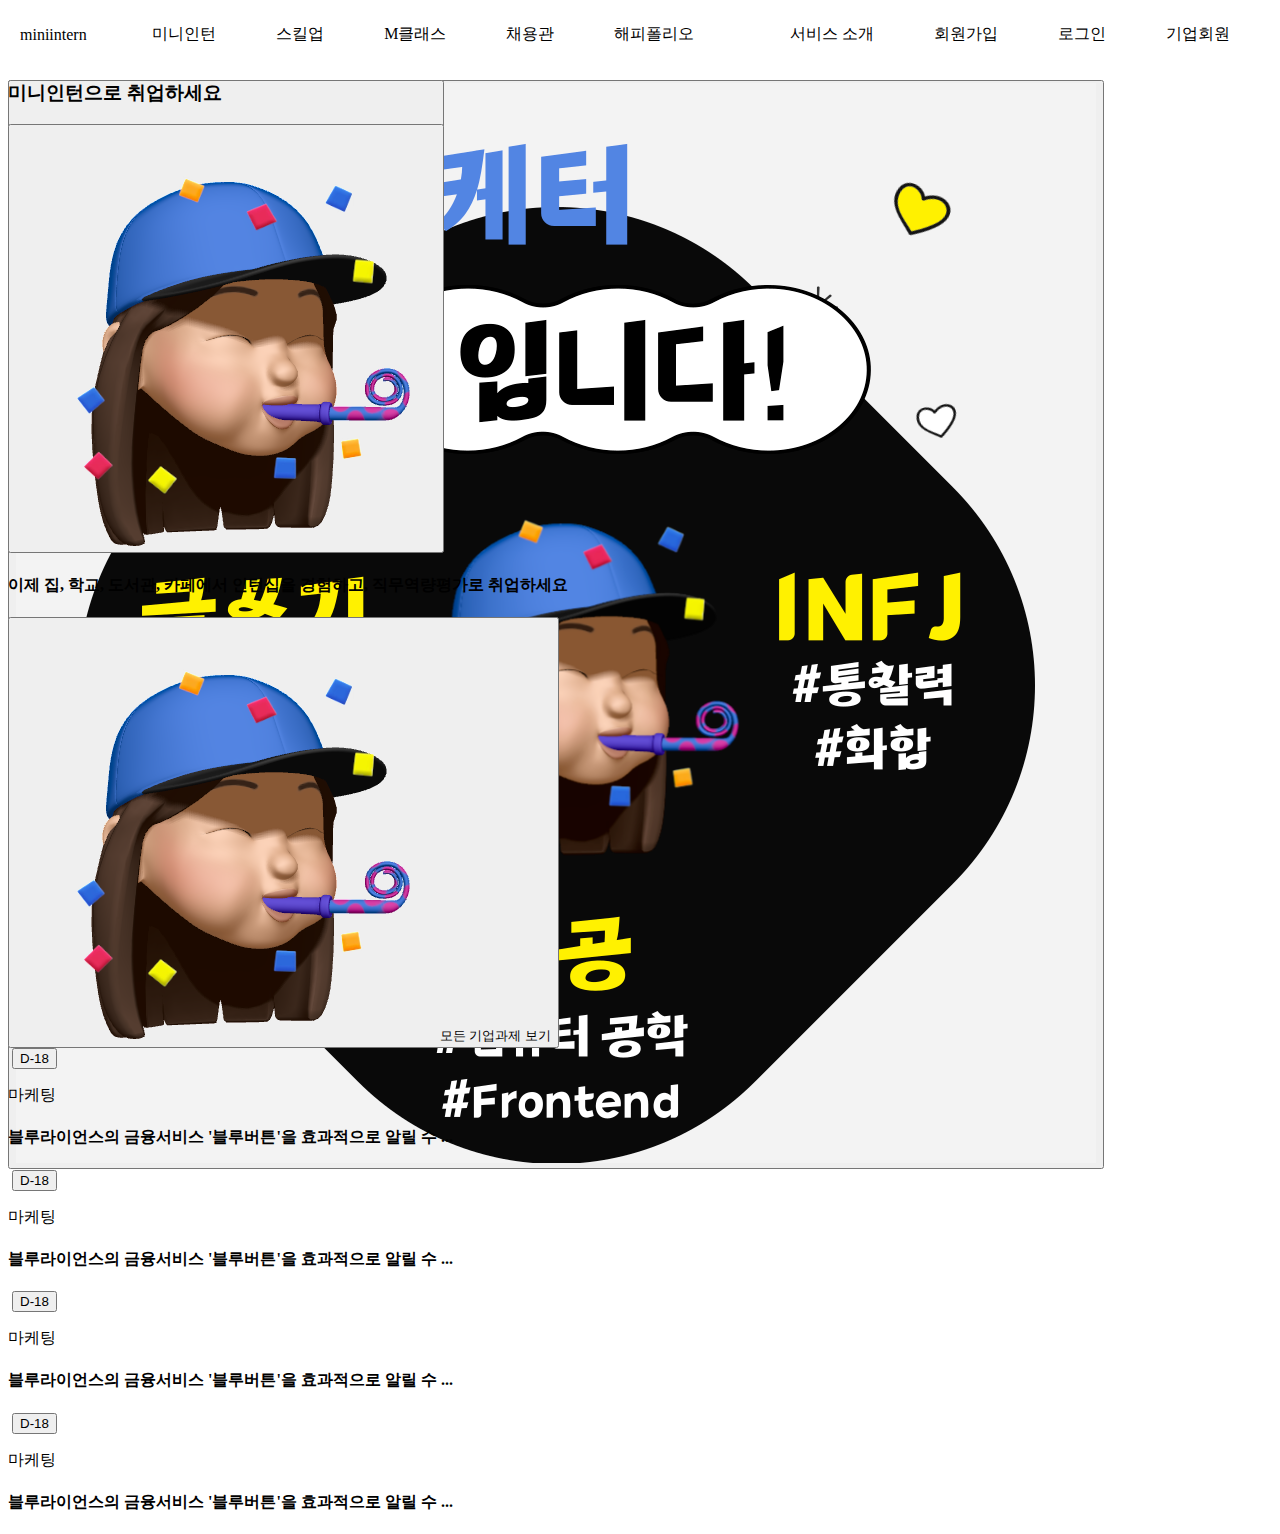
<file: index.html>
<!DOCTYPE html>
<html lang="en">
<head>
    <meta charset="UTF-8">
    <link rel="stylesheet" href="style.css">
    <title>MiniIntern Service Clone Coding</title>
</head>
<body>
<section class="all">

    <section class="nav">
        <nav class="navbar">
            <div class="navbar_logo">
                <a href="">miniintern</a>
            </div>

            <ul class="navbar_menu">
                <li><a href="#">미니인턴</a></li>
                <li><a href="#">스킬업</a></li>
                <li><a href="#">M클래스</a></li>
                <li><a href="#">채용관</a></li>
                <li><a href="#">해피폴리오</a></li>
            </ul>
            <ul class="navbar_menu2">
                <li><a href="#">서비스 소개</a></li>
                <li><a href="#">회원가입</a></li>
                <li><a href="#">로그인</a></li>
                <li><a href="#">기업회원</a></li>
            </ul>
        </nav>
    </section>
    <section class="main">
        <div class="banner">
            <div class="long_banner">
                <button type="button" class="btn_image" onclick="alert('클릭!')">
                    <img src="banner.png"/>
                </button>
            </div>
            <div class="short_banner">
                <button type="button" class="btn_image" onclick="alert('클릭!')">
                    <img src="banner2.png"/>
                </button>
            </div>
        </div>
        <div class="main_assign">
            <div class="assign_text">
                <h3>미니인턴으로 취업하세요</h3>
                <button type="button" onclick="alert('클릭!')">
                    <img src="banner2.png"/>
                </button>
                <h4>이제 집, 학교, 도서관, 카페에서 인턴십을 경험하고, 직무역량평가로 취업하세요</h4>
                <button>
                    <img src="banner2.png">
                    모든 기업과제 보기
                    </img>
                </button>
            </div>
            <div class="assign_page">
                <div class="assign_box">
                    <img source="banner2.png"/>
                    <button type="button">D-18</button>
                    <p>마케팅</p>
                    <h4>블루라이언스의 금융서비스 '블루버튼'을 효과적으로 알릴 수 ...</h4>
                </div>
                <div class="assign_box">
                    <img source="banner2.png"/>
                    <button type="button">D-18</button>
                    <p>마케팅</p>
                    <h4>블루라이언스의 금융서비스 '블루버튼'을 효과적으로 알릴 수 ...</h4>
                </div>
                <div class="assign_box">
                    <img source="banner2.png"/>
                    <button type="button">D-18</button>
                    <p>마케팅</p>
                    <h4>블루라이언스의 금융서비스 '블루버튼'을 효과적으로 알릴 수 ...</h4>
                </div>
                <div class="assign_box">
                    <img source="banner2.png"/>
                    <button type="button">D-18</button>
                    <p>마케팅</p>
                    <h4>블루라이언스의 금융서비스 '블루버튼'을 효과적으로 알릴 수 ...</h4>
                </div>
            </div>
        </div>
    </section>

    <section class="footer">
        <div class="footer_category"></div>
        <div class="footer_info"></div>
    </section>

</section>
</body>
</html>
</file>
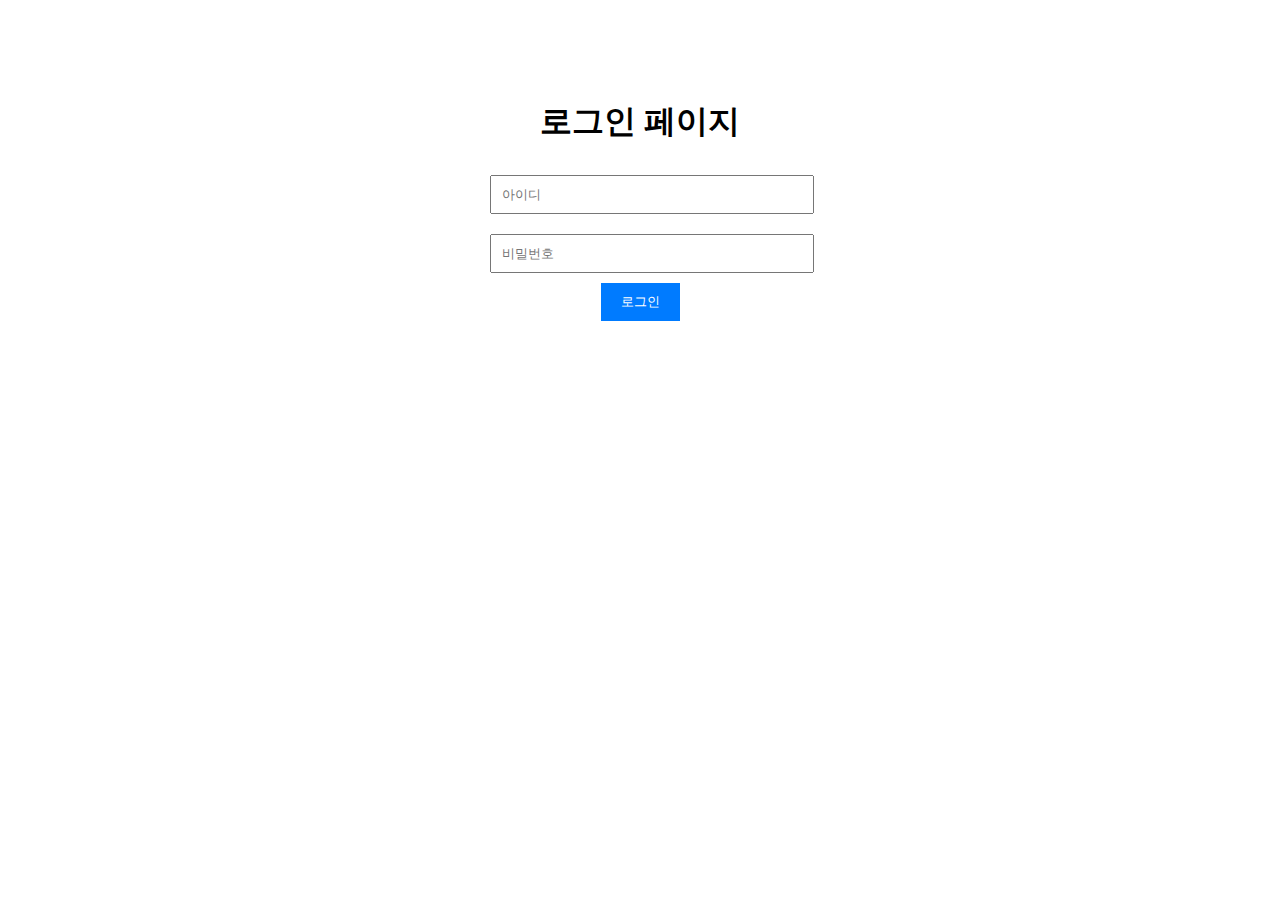
<file: day10/index.html>
<!DOCTYPE html>
<html lang="en">
<head>
  <meta charset="UTF-8">
  <meta name="viewport" content="width=device-width, initial-scale=1.0">
  <title>로그인 페이지</title>
  <style>
    body {
      font-family: Arial, sans-serif;
      text-align: center;
      margin: 100px;
    }
    #login-form {
      width: 300px;
      margin: 0 auto;
    }
    #login-form input {
      width: 100%;
      padding: 10px;
      margin: 10px 0;
    }
    #login-btn {
      background-color: #007bff;
      color: #fff;
      border: none;
      padding: 10px 20px;
      cursor: pointer;
    }
  </style>
</head>
<body>
<h1>로그인 페이지</h1>
<div id="login-form">
  <input type="text" id="username" placeholder="아이디">
  <input type="password" id="password" placeholder="비밀번호">
  <button id="login-btn">로그인</button>
</div>

<script>
  // 요청사항에 따라 로그인 처리를 구현합니다.
  const username = "resat";
  const password = "0000";

  document.getElementById("login-btn").addEventListener("click", function () {
    const enteredUsername = document.getElementById("username").value;
    const enteredPassword = document.getElementById("password").value;

    if (enteredUsername === username && enteredPassword === password) {
      alert("로그인이 되었습니다.");
    } else {
      alert("ID 혹은 PW가 잘못되었습니다.");
    }
  });
</script>
</body>
</html>
</file>
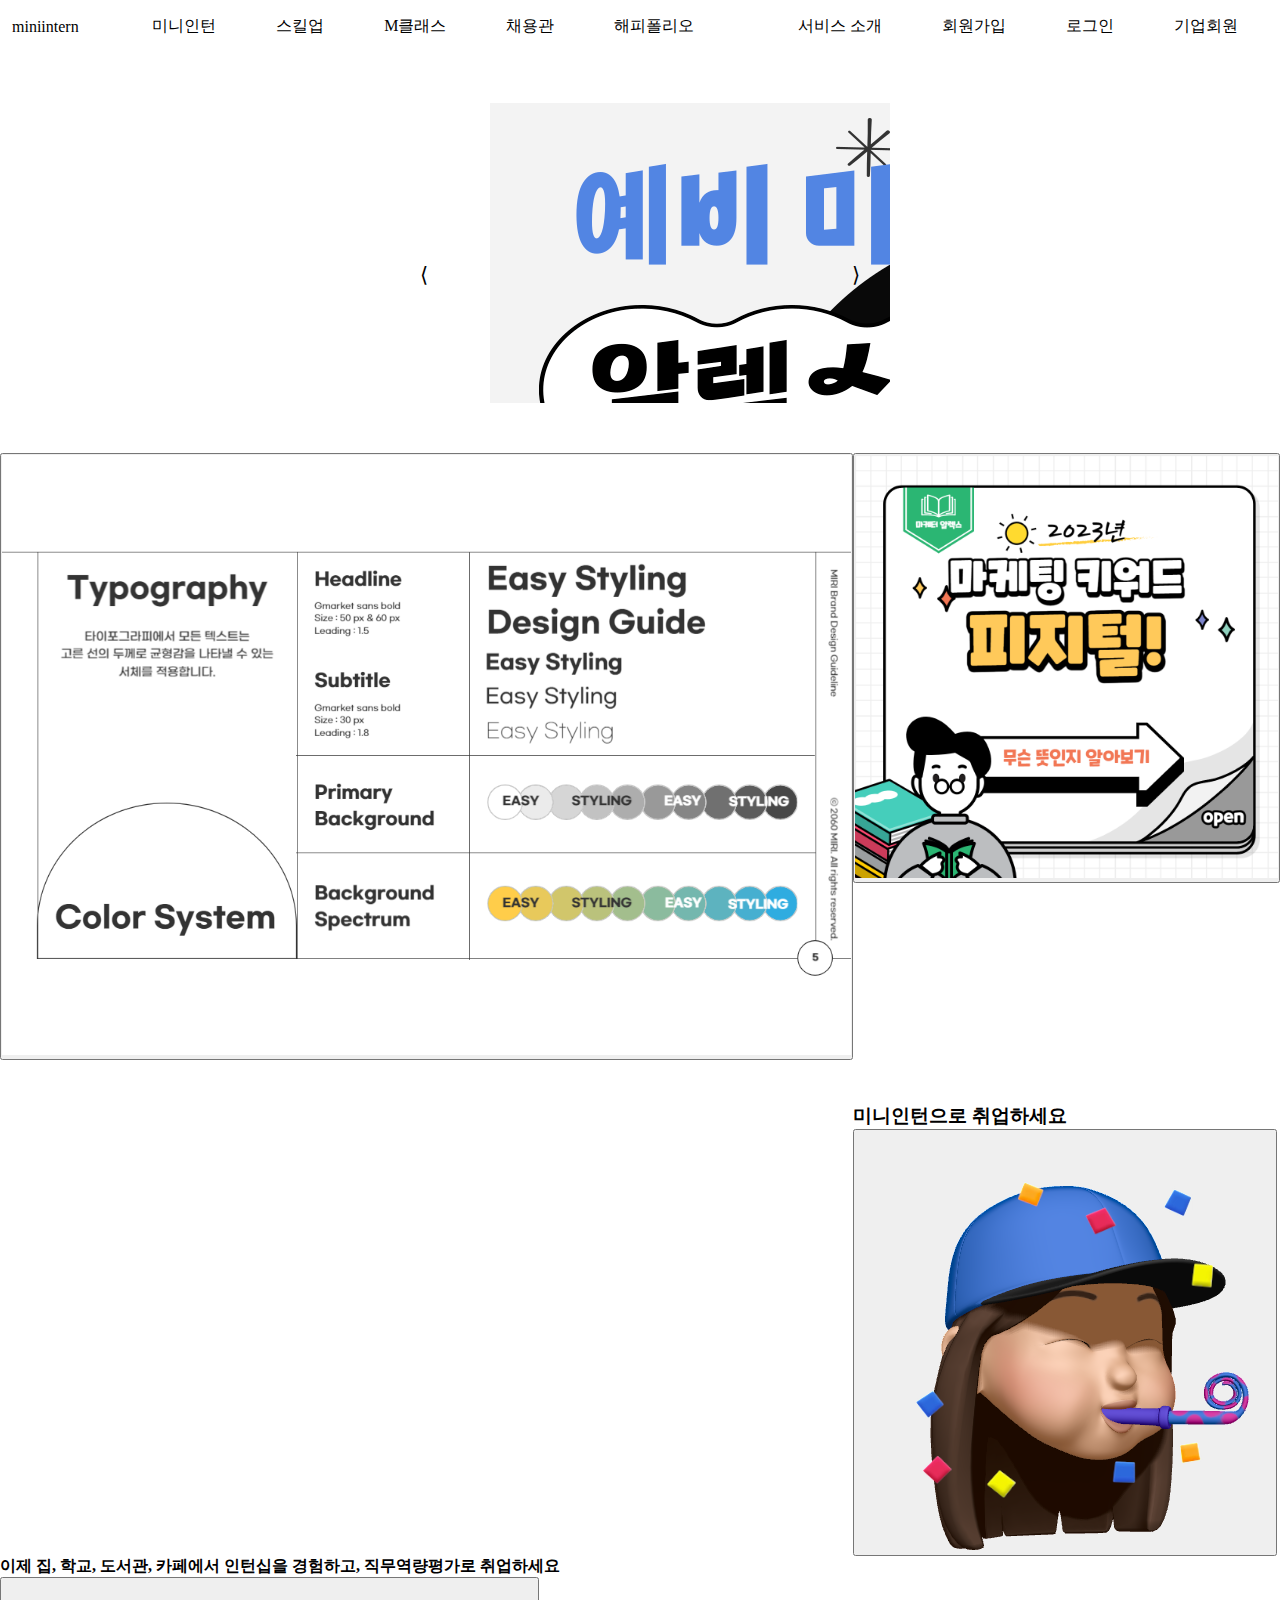
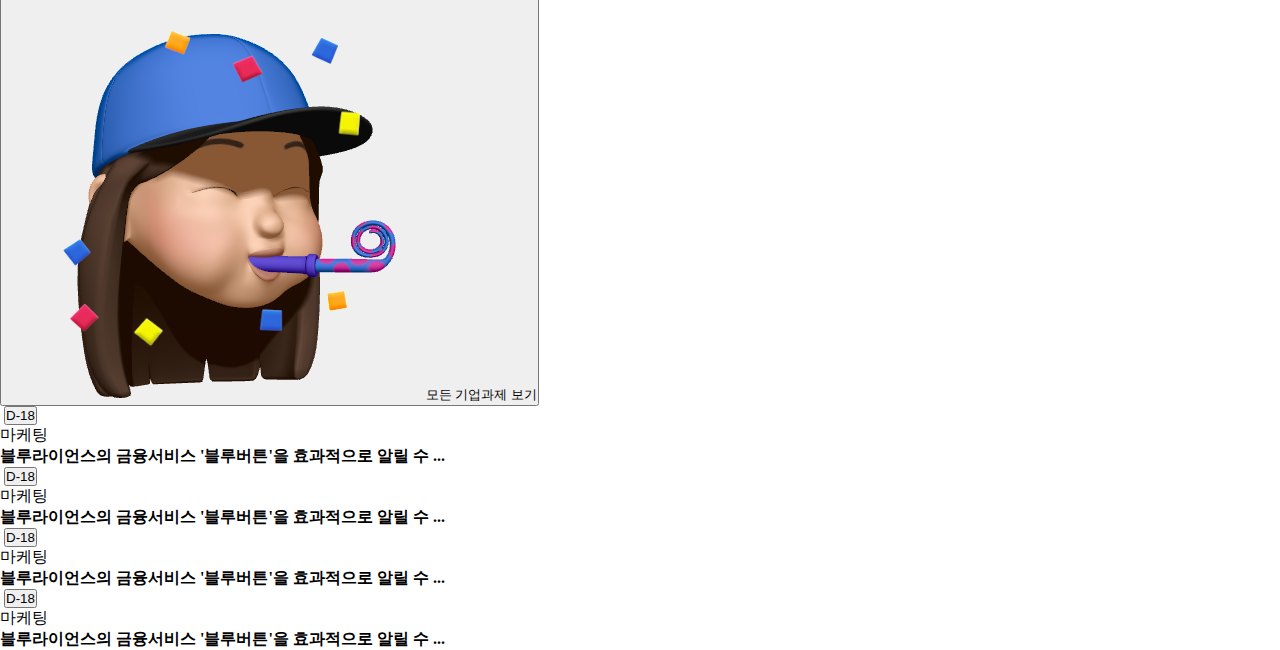
<file: day5/index.html>
<!DOCTYPE html>
<html lang="en">
<head>
    <meta charset="UTF-8">
    <link rel="stylesheet" href="style.css">
    <title>MiniIntern Service Clone Coding</title>
</head>
<body>
<section class="all">

    <section class="nav">
        <nav class="navbar">
            <div class="navbar_logo">
                <a href="">miniintern</a>
            </div>

            <ul class="navbar_menu">
                <li><a href="#">미니인턴</a></li>
                <li><a href="#">스킬업</a></li>
                <li><a href="#">M클래스</a></li>
                <li><a href="#">채용관</a></li>
                <li><a href="#">해피폴리오</a></li>
            </ul>
            <ul class="navbar_menu2">
                <li><a href="#">서비스 소개</a></li>
                <li><a href="#">회원가입</a></li>
                <li><a href="#">로그인</a></li>
                <li><a href="#">기업회원</a></li>
            </ul>
        </nav>
    </section>
    <section class="main">
        <div id="slideShow">
            <ul class="slides">
                <li><img src="banner.png" alt=""></li>
                <li><img src="banner2.png" alt=""></li>
                <li><img src="banner.png" alt=""></li>
                <li><img src="banner2.png" alt=""></li>
                <li><img src="banner.png" alt=""></li>
                <li><img src="banner2.png" alt=""></li>
            </ul>
            <p class="controller">

                <!-- &lang: 왼쪽 방향 화살표
                &rang: 오른쪽 방향 화살표 -->
                <span class="prev">&lang;</span>
                <span class="next">&rang;</span>
            </p>
        </div>
        <script src="JS/slideShow.js"></script>
        <div class="banner">
            <div class="long_banner">
                <button type="button" class="btn_image" onclick="alert('클릭!')">
                    <img src="color.png"/>
                </button>
            </div>
            <div class="short_banner">
                <button type="button" class="btn_image" onclick="alert('클릭!')">
                    <img src="001.png"/>
                </button>
            </div>
        </div>
        <div class="main_assign">
            <div class="assign_text">
                <h3>미니인턴으로 취업하세요</h3>
                <button type="button" onclick="alert('클릭!')">
                    <img src="banner2.png"/>
                </button>
                <h4>이제 집, 학교, 도서관, 카페에서 인턴십을 경험하고, 직무역량평가로 취업하세요</h4>
                <button>
                    <img src="banner2.png">
                    모든 기업과제 보기
                    </img>
                </button>
            </div>
            <div class="assign_page">
                <div class="assign_box">
                    <img source="banner2.png"/>
                    <button type="button">D-18</button>
                    <p>마케팅</p>
                    <h4>블루라이언스의 금융서비스 '블루버튼'을 효과적으로 알릴 수 ...</h4>
                </div>
                <div class="assign_box">
                    <img source="banner2.png"/>
                    <button type="button">D-18</button>
                    <p>마케팅</p>
                    <h4>블루라이언스의 금융서비스 '블루버튼'을 효과적으로 알릴 수 ...</h4>
                </div>
                <div class="assign_box">
                    <img source="banner2.png"/>
                    <button type="button">D-18</button>
                    <p>마케팅</p>
                    <h4>블루라이언스의 금융서비스 '블루버튼'을 효과적으로 알릴 수 ...</h4>
                </div>
                <div class="assign_box">
                    <img source="banner2.png"/>
                    <button type="button">D-18</button>
                    <p>마케팅</p>
                    <h4>블루라이언스의 금융서비스 '블루버튼'을 효과적으로 알릴 수 ...</h4>
                </div>
            </div>
        </div>
    </section>

    <section class="footer">
        <div class="footer_category"></div>
        <div class="footer_info"></div>
    </section>

</section>
</body>
</html>
</file>
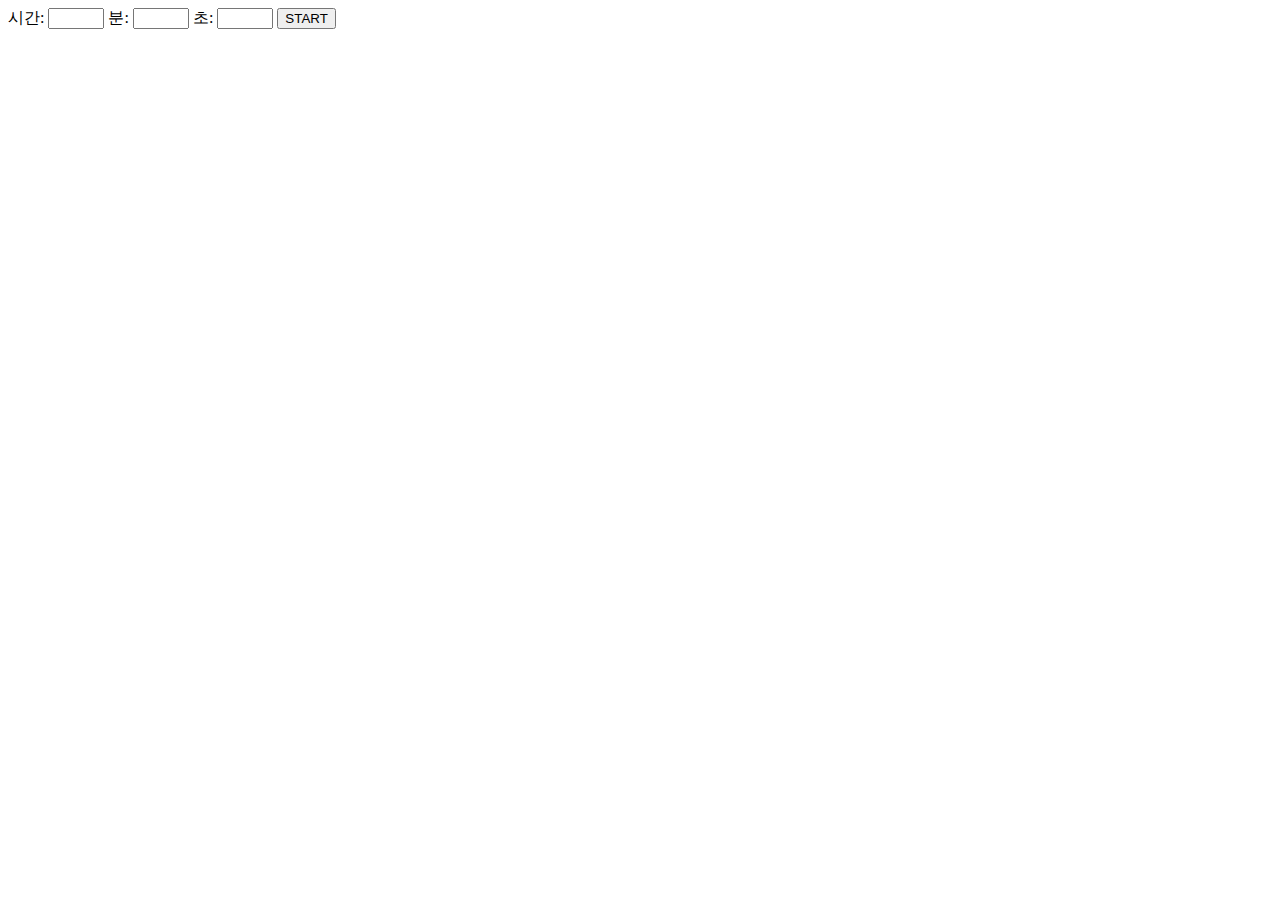
<file: 2일차_타이머만들기/timer.html>
<!DOCTYPE html>
<html lang="en">
<head>
  <meta charset="UTF-8">
  <title>Timer</title>
</head>
<body>
    <div id="inputSection">
      시간: <Input type="number" id="hours" min="0" max="23">
      분: <Input type="number" id="minutes" min="0" max="59">
      초: <Input type="number" id="seconds" min="0" max="59">
      <button onclick="startCountdown()">START</button>
    </div>

    <div id="timerSection" style="display: none;">
      <h1 id="countdown">00:00:00</h1>
      <button onclick="stopCountdown()">STOP</button>
      <button onclick="resetCountdown()">RESET</button>
    </div>

  <script>
    let intervalId;
    let timeRemaining;

    function startCountdown() {
      const hours = parseInt(document.getElementById("hours").value);
      const minutes = parseInt(document.getElementById("minutes").value);
      const seconds = parseInt(document.getElementById("seconds").value);

      timeRemaining = (hours * 3600) + (minutes * 60) + seconds;

      if(timeRemaining > 0) {
        document.getElementById("inputSection").style.display = "none";
        document.getElementById("timerSection").style.display = "block";

        intervalId = setInterval(() => {
          if(timeRemaining <= 0) {
            clearInterval(intervalId);
          } else {
            timeRemaining--;
            displayTime();
          }
        }, 1000);
      }
    }

    function stopCountdown() {
      clearInterval(intervalId);
    }

    function resetCountdown() {
      clearInterval(intervalId);
      timeRemaining = 0;
      displayTime();
      document.getElementById("timerSection").style.display = "none";
      document.getElementById("inputSection").style.display = "block";
    }

    function displayTime() {
      const h = Math.floor(timeRemaining / 3600);
      const m = Math.floor((timeRemaining % 3600) / 60);
      const s = timeRemaining % 60;

      document.getElementById("countdown").textContent =
        String(h).padStart(2, '0') + ":" +
        String(m).padStart(2, '0') + ":" +
        String(s).padStart(2, '0');
    }

  </script>
</body>
</html>
</file>
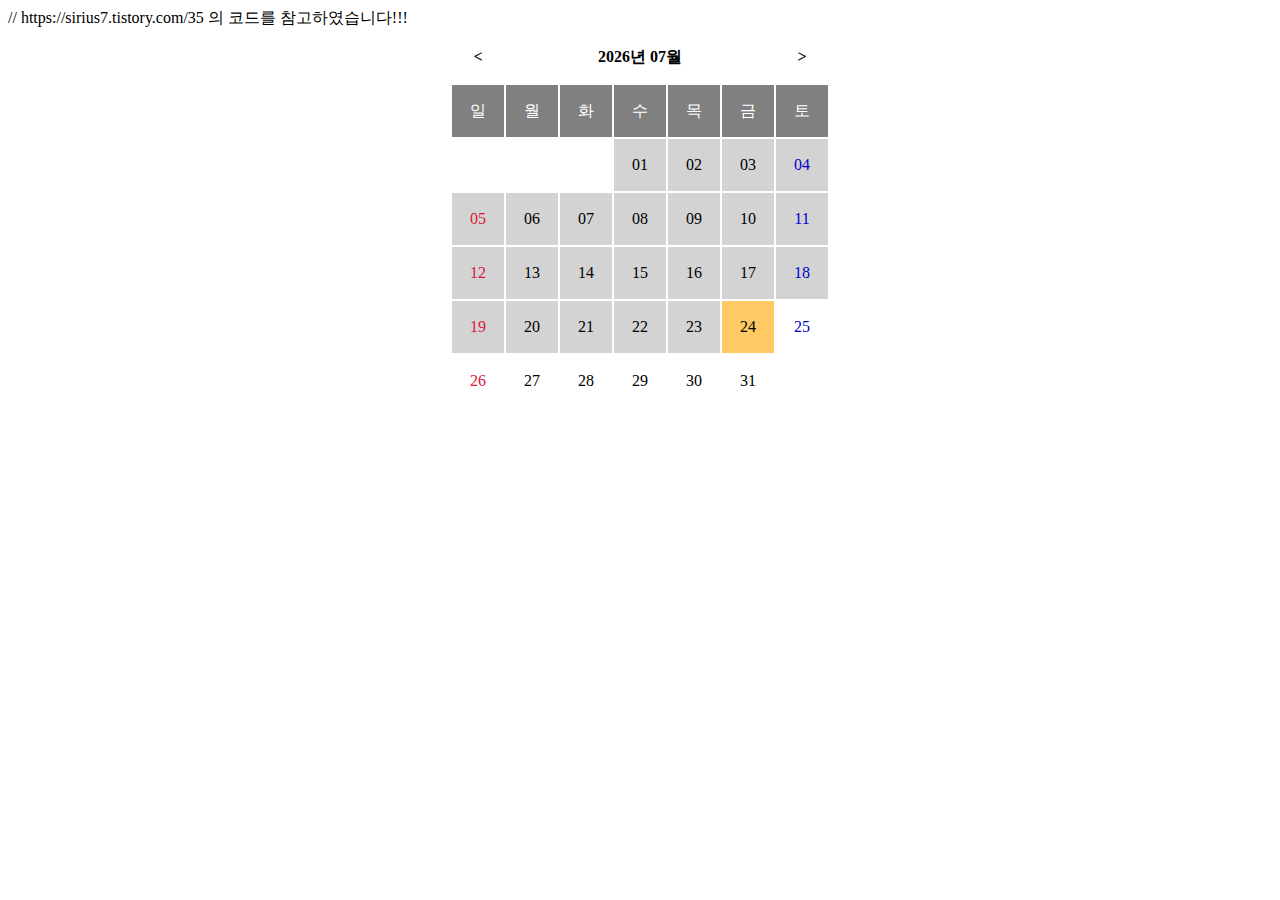
<file: 3일차/day3.html>
<!DOCTYPE html>
<html>

<head>
  // https://sirius7.tistory.com/35 의 코드를 참고하였습니다!!!
    <title>달력</title>
    <style>
        td {
            width: 50px;
            height: 50px;
        }

        .Calendar {
            text-align: center;
            margin: 0 auto;
        }

        .Calendar>thead>tr:first-child>td { font-weight: bold; }

        .Calendar>thead>tr:last-child>td {
            background-color: gray;
            color: white;
        }

        .pastDay{ background-color: lightgray; }

        .today{
            background-color: #FFCA64;
            cursor: pointer;
        }

        .futureDay{
            background-color: #FFFFFF;
            cursor: pointer;
        }

        .futureDay.choiceDay, .today.choiceDay{
            background-color: #3E85EF;
            color: #fff;
            cursor: pointer;
        }
    </style>

    <script>
        window.onload = function () { buildCalendar(); }    // 웹 페이지가 로드되면 buildCalendar 실행

        let nowMonth = new Date();  // 현재 달을 페이지를 로드한 날의 달로 초기화
        let today = new Date();     // 페이지를 로드한 날짜를 저장
        today.setHours(0,0,0,0);    // 비교 편의를 위해 today의 시간을 초기화

        // 달력 생성 : 해당 달에 맞춰 테이블을 만들고, 날짜를 채워 넣는다.
        function buildCalendar() {

            let firstDate = new Date(nowMonth.getFullYear(), nowMonth.getMonth(), 1);     // 이번달 1일
            let lastDate = new Date(nowMonth.getFullYear(), nowMonth.getMonth() + 1, 0);  // 이번달 마지막날

            let tbody_Calendar = document.querySelector(".Calendar > tbody");
            document.getElementById("calYear").innerText = nowMonth.getFullYear();             // 연도 숫자 갱신
            document.getElementById("calMonth").innerText = leftPad(nowMonth.getMonth() + 1);  // 월 숫자 갱신

            while (tbody_Calendar.rows.length > 0) {                        // 이전 출력결과가 남아있는 경우 초기화
                tbody_Calendar.deleteRow(tbody_Calendar.rows.length - 1);
            }

            let nowRow = tbody_Calendar.insertRow();        // 첫번째 행 추가

            for (let j = 0; j < firstDate.getDay(); j++) {  // 이번달 1일의 요일만큼
                let nowColumn = nowRow.insertCell();        // 열 추가
            }

            for (let nowDay = firstDate; nowDay <= lastDate; nowDay.setDate(nowDay.getDate() + 1)) {   // day는 날짜를 저장하는 변수, 이번달 마지막날까지 증가시키며 반복

                let nowColumn = nowRow.insertCell();        // 새 열을 추가하고
                nowColumn.innerText = leftPad(nowDay.getDate());      // 추가한 열에 날짜 입력


                if (nowDay.getDay() == 0) {                 // 일요일인 경우 글자색 빨강으로
                    nowColumn.style.color = "#DC143C";
                }
                if (nowDay.getDay() == 6) {                 // 토요일인 경우 글자색 파랑으로 하고
                    nowColumn.style.color = "#0000CD";
                    nowRow = tbody_Calendar.insertRow();    // 새로운 행 추가
                }


                if (nowDay < today) {                       // 지난날인 경우
                    nowColumn.className = "pastDay";
                }
                else if (nowDay.getFullYear() == today.getFullYear() && nowDay.getMonth() == today.getMonth() && nowDay.getDate() == today.getDate()) { // 오늘인 경우
                    nowColumn.className = "today";
                    nowColumn.onclick = function () { choiceDate(this); }
                }
                else {                                      // 미래인 경우
                    nowColumn.className = "futureDay";
                    nowColumn.onclick = function () { choiceDate(this); }
                }
            }
        }

        // 날짜 선택
        function choiceDate(nowColumn) {
            if (document.getElementsByClassName("choiceDay")[0]) {                              // 기존에 선택한 날짜가 있으면
                document.getElementsByClassName("choiceDay")[0].classList.remove("choiceDay");  // 해당 날짜의 "choiceDay" class 제거
            }
            nowColumn.classList.add("choiceDay");           // 선택된 날짜에 "choiceDay" class 추가
        }

        // 이전달 버튼 클릭
        function prevCalendar() {
            nowMonth = new Date(nowMonth.getFullYear(), nowMonth.getMonth() - 1, nowMonth.getDate());   // 현재 달을 1 감소
            buildCalendar();    // 달력 다시 생성
        }
        // 다음달 버튼 클릭
        function nextCalendar() {
            nowMonth = new Date(nowMonth.getFullYear(), nowMonth.getMonth() + 1, nowMonth.getDate());   // 현재 달을 1 증가
            buildCalendar();    // 달력 다시 생성
        }

        // input값이 한자리 숫자인 경우 앞에 '0' 붙혀주는 함수
        function leftPad(value) {
            if (value < 10) {
                value = "0" + value;
                return value;
            }
            return value;
        }
    </script>
</head>

<body>
<table class="Calendar">
    <thead>
    <tr>
        <td onClick="prevCalendar();" style="cursor:pointer;">&#60;</td>
        <td colspan="5">
            <span id="calYear"></span>년
            <span id="calMonth"></span>월
        </td>
        <td onClick="nextCalendar();" style="cursor:pointer;">&#62;</td>
    </tr>
    <tr>
        <td>일</td>
        <td>월</td>
        <td>화</td>
        <td>수</td>
        <td>목</td>
        <td>금</td>
        <td>토</td>
    </tr>
    </thead>

    <tbody>
    </tbody>
</table>
</body>

</html>
</file>
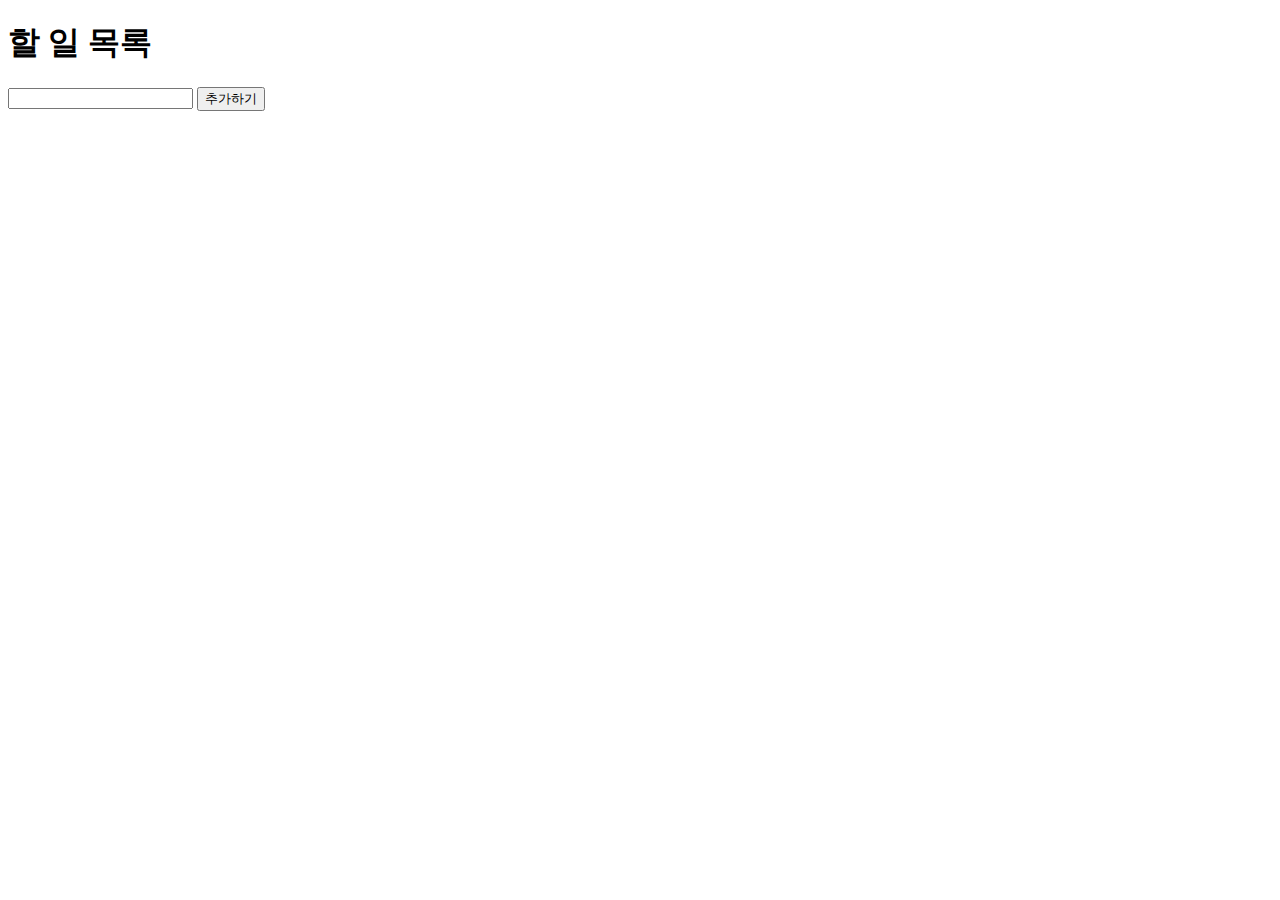
<file: 3일차/dom.html>
<!DOCTYPE html>
<html lang="en">
<head>
    <meta charset="UTF-8">
    <title>CheckList</title>
</head>
<body>
<h1>할 일 목록</h1>
<input id="todo">
<button id="add-button">추가하기</button>
<div id="todo-list"></div>
</body>
<script>
    document.addEventListener('DOMContentLoaded', () => {
        const input = document.querySelector('#todo');
        const todoList = document.querySelector('#todo-list');
        const addButton = document.querySelector('#add-button');
        let keyCount = 0;

        const addTodo = () => {
            if (input.value.trim() === '') {
                alert("할 일을 입력해주세요.");
                return;
            }

            const item = document.createElement('div');
            const checkbox = document.createElement('input');
            const text = document.createElement('span');
            const button = document.createElement('button');
            const key = keyCount;
            keyCount += 1;

            item.setAttribute('data-key', key);
            item.appendChild(checkbox);
            item.appendChild(text);
            item.appendChild(button);
            todoList.appendChild(item);

            checkbox.type = 'checkbox';
            checkbox.addEventListener('change', (event) => {
                item.style.textDecoration = event.target.checked ? 'line-through' : '';
            });

            text.textContent = input.value;

            button.textContent = '제거하기';
            button.addEventListener('click', () => {
                removeTodo(key);
            });

            input.value = '';
        }

        const removeTodo = (key) => {
            const item = document.querySelector(`[data-key="${key}"]`);
            todoList.removeChild(item);
        }

        addButton.addEventListener('click', addTodo);
        input.addEventListener('keyup', (event) => {
            const ENTER = 13;
            if (event.keyCode === ENTER) {
                addTodo();
            }
        });
    });
</script>
</html>
</file>
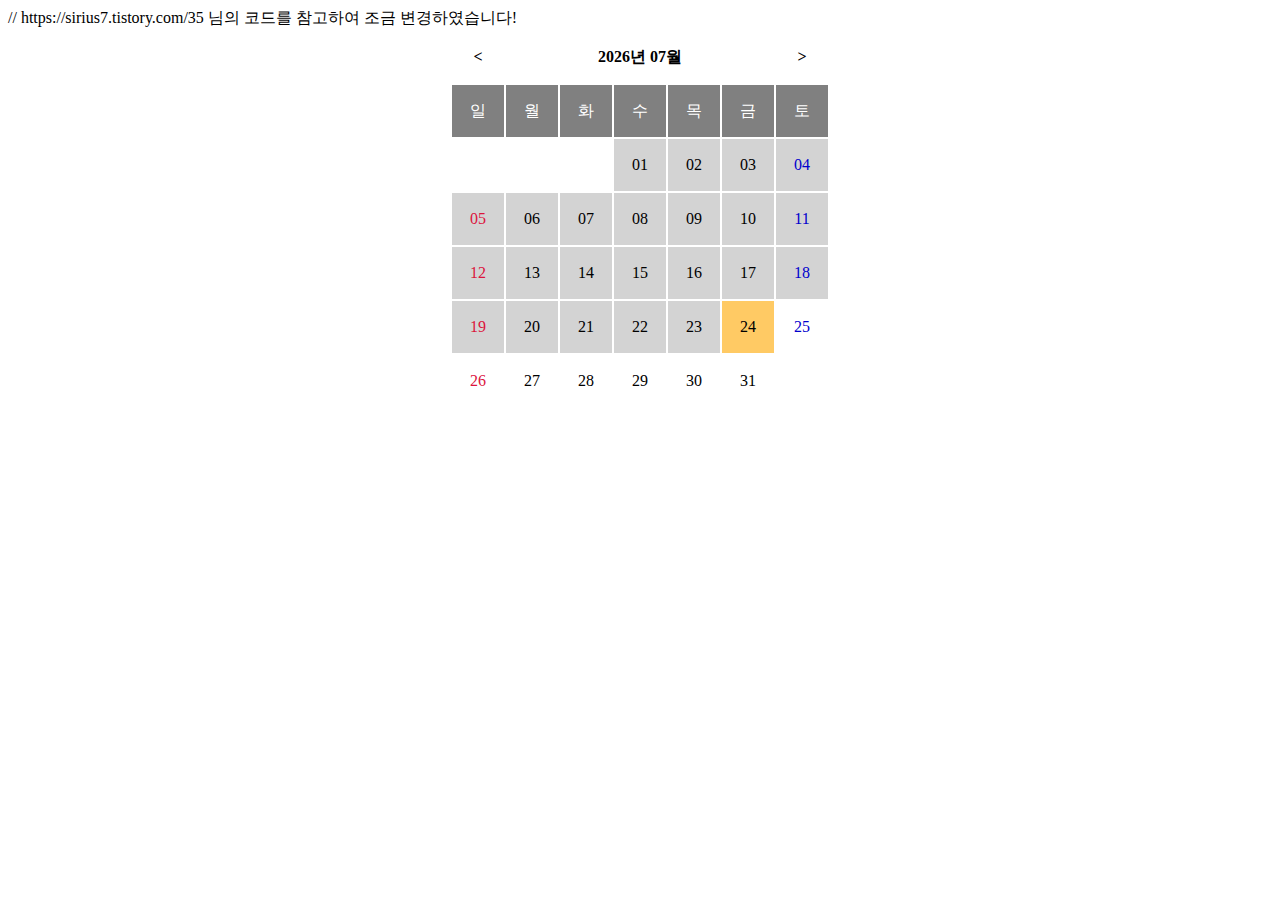
<file: day4/day4.html>
<!DOCTYPE html>
<html>

<head>
  // https://sirius7.tistory.com/35 님의 코드를 참고하여 조금 변경하였습니다!
    <title>달력</title>
    <style>
        td {
            width: 50px;
            height: 50px;
        }

        .Calendar {
            text-align: center;
            margin: 0 auto;
        }

        .Calendar>thead>tr:first-child>td { font-weight: bold; }

        .Calendar>thead>tr:last-child>td {
            background-color: gray;
            color: white;
        }

        .pastDay{ background-color: lightgray; }

        .today{
            background-color: #FFCA64;
            cursor: pointer;
        }

        .futureDay{
            background-color: #FFFFFF;
            cursor: pointer;
        }

        .futureDay.choiceDay, .today.choiceDay{
            background-color: #3E85EF;
            color: #fff;
            cursor: pointer;
        }
    </style>

    <script>
        window.onload = function () { buildCalendar(); }    // 웹 페이지가 로드되면 buildCalendar 실행

        let nowMonth = new Date();  // 현재 달을 페이지를 로드한 날의 달로 초기화
        let today = new Date();     // 페이지를 로드한 날짜를 저장
        today.setHours(0,0,0,0);    // 비교 편의를 위해 today의 시간을 초기화

        // 달력 생성 : 해당 달에 맞춰 테이블을 만들고, 날짜를 채워 넣는다.
        function buildCalendar() {

            let firstDate = new Date(nowMonth.getFullYear(), nowMonth.getMonth(), 1);     // 이번달 1일
            let lastDate = new Date(nowMonth.getFullYear(), nowMonth.getMonth() + 1, 0);  // 이번달 마지막날

            let tbody_Calendar = document.querySelector(".Calendar > tbody");
            document.getElementById("calYear").innerText = nowMonth.getFullYear();             // 연도 숫자 갱신
            document.getElementById("calMonth").innerText = leftPad(nowMonth.getMonth() + 1);  // 월 숫자 갱신

            while (tbody_Calendar.rows.length > 0) {                        // 이전 출력결과가 남아있는 경우 초기화
                tbody_Calendar.deleteRow(tbody_Calendar.rows.length - 1);
            }

            let nowRow = tbody_Calendar.insertRow();        // 첫번째 행 추가

            for (let j = 0; j < firstDate.getDay(); j++) {  // 이번달 1일의 요일만큼
                let nowColumn = nowRow.insertCell();        // 열 추가
            }

            for (let nowDay = firstDate; nowDay <= lastDate; nowDay.setDate(nowDay.getDate() + 1)) {   // day는 날짜를 저장하는 변수, 이번달 마지막날까지 증가시키며 반복

                let nowColumn = nowRow.insertCell();        // 새 열을 추가하고
                nowColumn.innerText = leftPad(nowDay.getDate());      // 추가한 열에 날짜 입력


                if (nowDay.getDay() == 0) {                 // 일요일인 경우 글자색 빨강으로
                    nowColumn.style.color = "#DC143C";
                }
                if (nowDay.getDay() == 6) {                 // 토요일인 경우 글자색 파랑으로 하고
                    nowColumn.style.color = "#0000CD";
                    nowRow = tbody_Calendar.insertRow();    // 새로운 행 추가
                }


                if (nowDay < today) {                       // 지난날인 경우
                    nowColumn.className = "pastDay";
                }
                else if (nowDay.getFullYear() == today.getFullYear() && nowDay.getMonth() == today.getMonth() && nowDay.getDate() == today.getDate()) { // 오늘인 경우
                    nowColumn.className = "today";
                    nowColumn.onclick = function () { choiceDate(this); }
                }
                else {                                      // 미래인 경우
                    nowColumn.className = "futureDay";
                    nowColumn.onclick = function () { choiceDate(this); }
                }
            }
        }

        // 날짜 선택
        function choiceDate(nowColumn) {
            if (document.getElementsByClassName("choiceDay")[0]) {                              // 기존에 선택한 날짜가 있으면
                document.getElementsByClassName("choiceDay")[0].classList.remove("choiceDay");  // 해당 날짜의 "choiceDay" class 제거
            }
            nowColumn.classList.add("choiceDay");           // 선택된 날짜에 "choiceDay" class 추가
        }

        // 이전달 버튼 클릭
        function prevCalendar() {
            nowMonth = new Date(nowMonth.getFullYear(), nowMonth.getMonth() - 1, nowMonth.getDate());   // 현재 달을 1 감소
            buildCalendar();    // 달력 다시 생성
        }
        // 다음달 버튼 클릭
        function nextCalendar() {
            nowMonth = new Date(nowMonth.getFullYear(), nowMonth.getMonth() + 1, nowMonth.getDate());   // 현재 달을 1 증가
            buildCalendar();    // 달력 다시 생성
        }

        // input값이 한자리 숫자인 경우 앞에 '0' 붙혀주는 함수
        function leftPad(value) {
            if (value < 10) {
                value = "0" + value;
                return value;
            }
            return value;
        }
    </script>
</head>

<body>
<table class="Calendar">
    <thead>
    <tr>
        <td onClick="prevCalendar();" style="cursor:pointer;">&#60;</td>
        <td colspan="5">
            <span id="calYear"></span>년
            <span id="calMonth"></span>월
        </td>
        <td onClick="nextCalendar();" style="cursor:pointer;">&#62;</td>
    </tr>
    <tr>
        <td>일</td>
        <td>월</td>
        <td>화</td>
        <td>수</td>
        <td>목</td>
        <td>금</td>
        <td>토</td>
    </tr>
    </thead>

    <tbody>
    </tbody>
</table>
</body>

</html>
</file>
<file: style.css>
.navbar {
    display: flex;
    justify-content: space-between;
    align-items: center;
    background-color: var(--background-color);
    padding: 8px 12px;
}

.navbar_menu {
    list-style: none;
    display: flex;
    margin: 0;
    padding-left: 0;
}

.navbar_menu2 {
    list-style: none;
    display: flex;
    margin: 0;
    padding-left: 0;
}

.navbar_menu li {
    padding: 8px 30px;
}
.navbar_menu2 li {
    padding: 8px 30px;
}
a {
    text-decoration: none;
    color: var(--text-color);
}
.btn_img {
    width: 200px;
    height: 100px;
    float: left;
}
.banner {
    width:0;
    height:20%;
}
.long_banner {
    height:200px;
    width: 60%;
    float:left;
}
.short_banner {
    height:200px;
    width:40%;
    float:left;
}
</file>
<file: day5/style.css>
/* 초기화 */
*{
    margin: 0;
    padding: 0;
    box-sizing: border-box;
}

li{
    list-style-type: none;
}

/* 보여줄 구간의 높이와 넓이 설정 */
#slideShow{
    width: 500px;
    height: 300px;
    position: relative;
    margin: 50px auto;
    overflow: hidden;
    /*리스트 형식으로 이미지를 일렬로
    정렬할 것이기 때문에, 500px 밖으로 튀어 나간 이미지들은
    hidden으로 숨겨줘야됨*/
}


.slides{
    position: absolute;
    left: 0;
    top: 0;
    width: 2500px; /* 슬라이드할 사진과 마진 총 넓이 */
    transition: left 0.5s ease-out;
    /*ease-out: 처음에는 느렸다가 점점 빨라짐*/
}

/* 첫 번째 슬라이드 가운데에 정렬하기위해
첫번째 슬라이드만 margin-left조정 */
.slides li:first-child{
    margin-left: 100px;
}

/* 슬라이드들 옆으로 정렬 */
.slides li:not(:last-child){
    float: left;
    margin-right: 100px;
}

.slides li{
    float: left;
}

.controller span{
    position:absolute;
    background-color: transparent;
    color: black;
    text-align: center;
    border-radius: 50%;
    padding: 10px 20px;
    top: 50%;
    font-size: 1.3em;
    cursor: pointer;
}

/* 이전, 다음 화살표에 마우스 커서가 올라가 있을때 */
.controller span:hover{
    background-color: rgba(128, 128, 128, 0.11);
}

.prev{
    left: 10px;
}

/* 이전 화살표에 마우스 커서가 올라가 있을때
이전 화살표가 살짝 왼쪽으로 이동하는 효과*/
.prev:hover{
    transform: translateX(-10px);
}

.next{
    right: 10px;
}

/* 다음 화살표에 마우스 커서가 올라가 있을때
이전 화살표가 살짝 오른쪽으로 이동하는 효과*/
.next:hover{
    transform: translateX(10px);
}
.navbar {
    display: flex;
    justify-content: space-between;
    align-items: center;
    background-color: var(--background-color);
    padding: 8px 12px;
}

.navbar_menu {
    list-style: none;
    display: flex;
    margin: 0;
    padding-left: 0;
}

.navbar_menu2 {
    list-style: none;
    display: flex;
    margin: 0;
    padding-left: 0;
}

.navbar_menu li {
    padding: 8px 30px;
}
.navbar_menu2 li {
    padding: 8px 30px;
}
a {
    text-decoration: none;
    color: var(--text-color);
}
.btn_img {
    width: 200px;
    height: 100px;
    float: left;
}
.banner {
    width: 100%; /* 부모 요소의 너비에 맞게 조절 */
    height: 30vh; /* 이미지의 원래 비율을 유지하면서 높이를 자동으로 조절 */
}
/* 이미지 버튼 스타일 수정 */
.long_banner {
    width: 66.66%; /* 2/3의 가로 공간을 차지하도록 설정 */
    float: left;
    padding: 0; /* 패딩 제거 */
    margin: 0; /* 마진 제거 */
}
/*.long_banner, .short_banner {*/
/*    height: 30vh; !* 화면 높이의 30%로 설정 *!*/
/*}*/
.short_banner {
    width: 33.33%; /* 1/3의 가로 공간을 차지하도록 설정 */
    float: left;
    padding: 0; /* 패딩 제거 */
    margin: 0; /* 마진 제거 */
}
/* long_banner 내 이미지 크기 조정 */
.long_banner img {
    max-width: 100%; /* 이미지의 최대 너비를 부모 요소의 너비에 맞게 조절 */
    max-height: 100%; /* 이미지의 최대 높이를 부모 요소의 높이에 맞게 조절 */
}

/* short_banner 내 이미지 크기 조정 */
.short_banner img {
    max-width: 100%; /* 이미지의 최대 너비를 부모 요소의 너비에 맞게 조절 */
    max-height: 100%; /* 이미지의 최대 높이를 부모 요소의 높이에 맞게 조절 */
}
/* main_assign을 banner 아래로 이동 */
.main_assign {
    position: relative;
    top: 220px; /* 원하는 만큼 아래로 이동 (예: 220px) */
}
</file>
